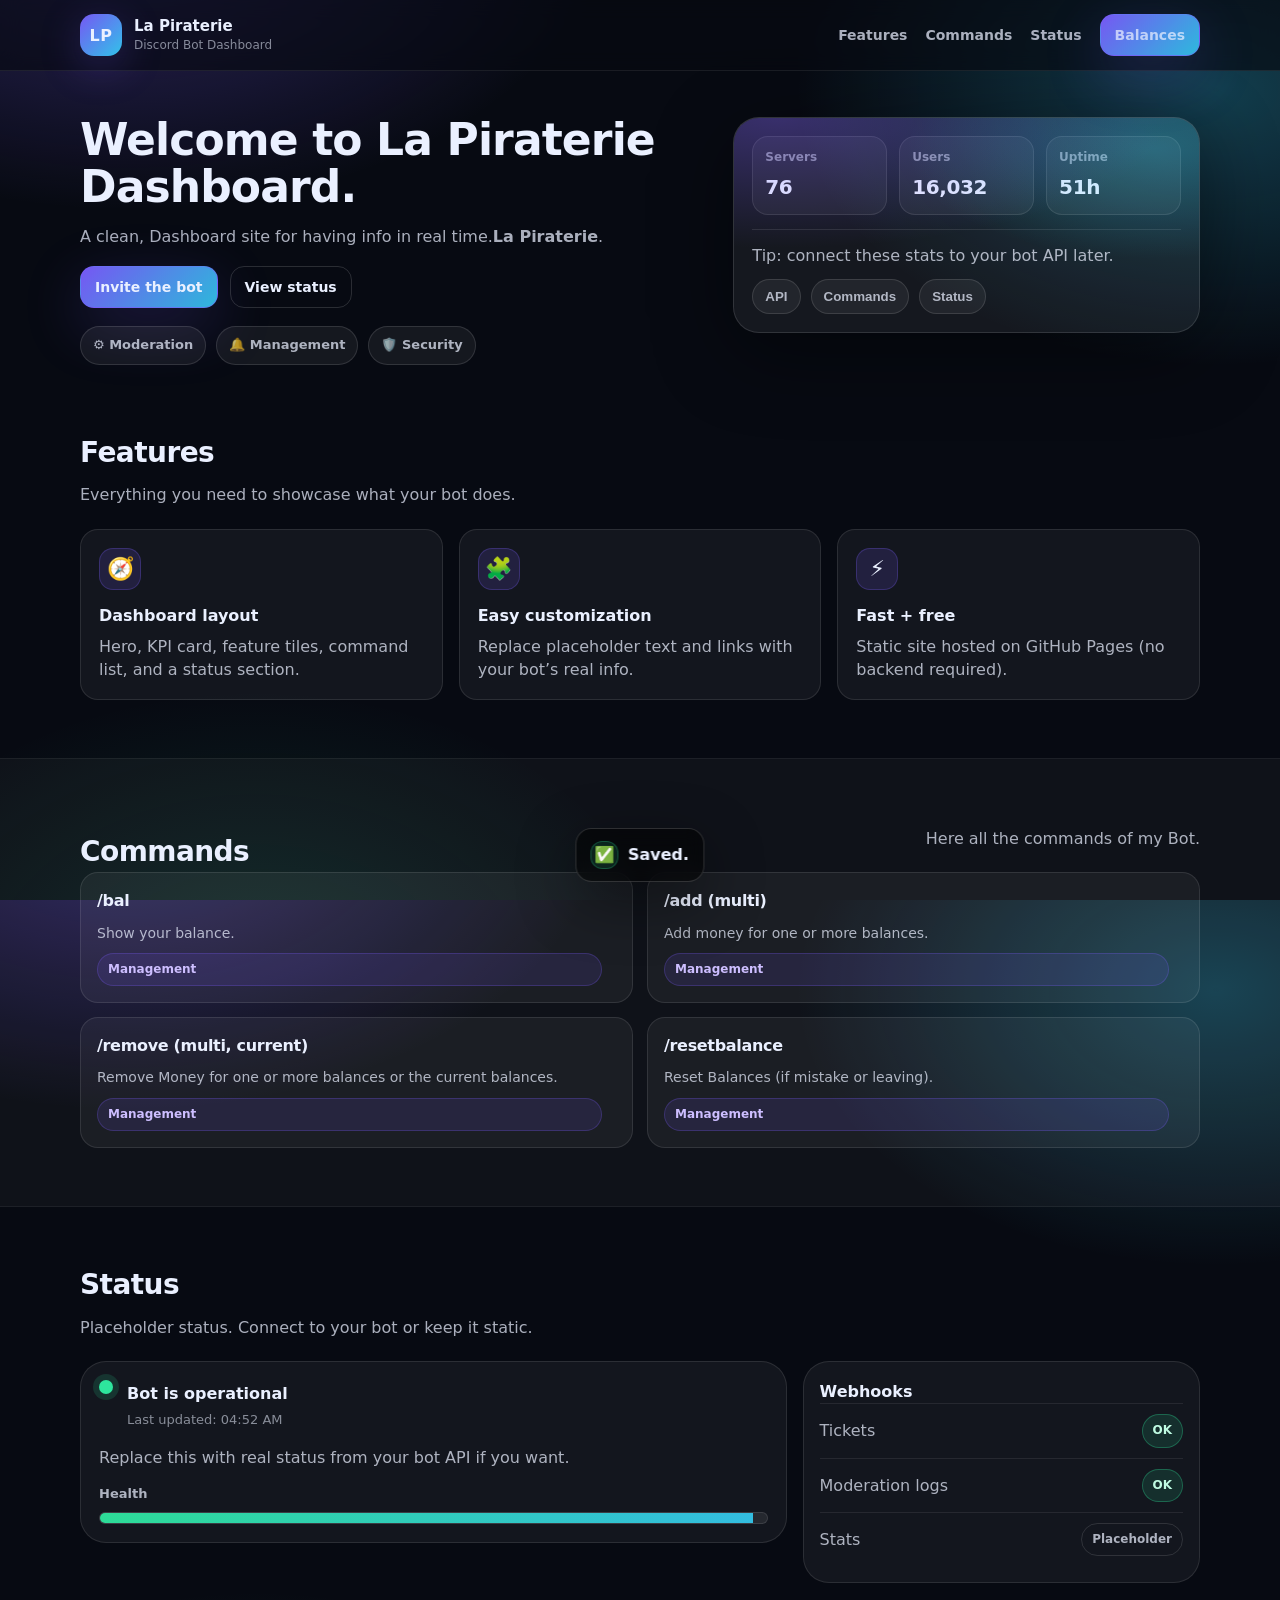
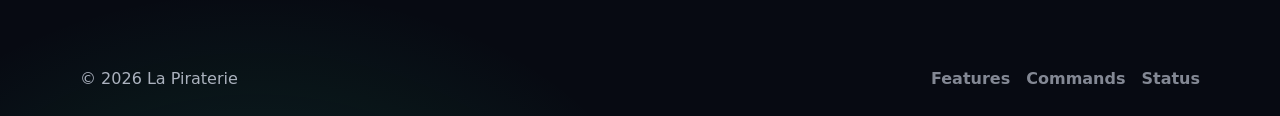
<file: index.html>
<!doctype html>
<html lang="en">
<head>
  <meta charset="UTF-8" />
  <meta name="viewport" content="width=device-width, initial-scale=1.0" />
  <title>La Piraterie</title>
  <meta name="description" content="Dashboard for La Piraterie (Discord bot)." />
  <link rel="stylesheet" href="styles.css" />
</head>
<body>
  <a class="skip-link" href="#main">Skip to content</a>

  <header class="topbar">
    <div class="container topbar__inner">
      <div class="brand">
        <div class="brand__mark" aria-hidden="true">LP</div>
        <div>
          <div class="brand__name">La Piraterie</div>
          <div class="brand__tag">Discord Bot Dashboard</div>
        </div>
      </div>

<nav class="nav" aria-label="Primary">
        <a href="#features">Features</a>
        <a href="#commands">Commands</a>
        <a href="#status">Status</a>
        <a class="btn btn--primary" href="balances.html">Balances</a>
      </nav>

      <button class="nav-toggle" type="button" aria-label="Open menu" aria-expanded="false" data-nav-toggle>
        <span></span><span></span><span></span>
      </button>
    </div>
  </header>

  <main id="main">
    <section class="hero">
      <div class="container hero__grid">
        <div>
          <h1 class="hero__title">Welcome to La Piraterie Dashboard.</h1>
          <p class="hero__subtitle">
            A clean, Dashboard site for having info in real time.<strong>La Piraterie</strong>.
          </p>

          <div class="hero__cta">
<a class="btn btn--primary" id="invite" href="https://discord.com/oauth2/authorize?client_id=1509570916592521398&permissions=8&integration_type=0&scope=applications.commands+bot">
              Invite the bot
            </a>
            <a class="btn btn--ghost" href="#status">View status</a>
          </div>

          <div class="pill-row" role="list" aria-label="Highlights">
            <div class="pill" role="listitem">⚙️ Moderation</div>
            <div class="pill" role="listitem">🔔 Management</div>
            <div class="pill" role="listitem">🛡️ Security</div>
          </div>
        </div>

        <div class="card card--glow hero-card" aria-label="Quick overview card">
          <div class="hero-card__top">
            <div class="kpi">
              <div class="kpi__label">Servers</div>
              <div class="kpi__value" data-kpi="servers">—</div>
            </div>
            <div class="kpi">
              <div class="kpi__label">Users</div>
              <div class="kpi__value" data-kpi="users">—</div>
            </div>
            <div class="kpi">
              <div class="kpi__label">Uptime</div>
              <div class="kpi__value" data-kpi="uptime">—</div>
            </div>
          </div>
          <div class="divider"></div>
          <div class="hero-card__bottom">
            <div class="muted">Tip: connect these stats to your bot API later.</div>
            <div class="mini-actions">
              <button class="chip" type="button" id="apiBtn">API</button>
              <button class="chip" type="button" onclick="toast('Add command docs for your bot.')">Commands</button>
              <button class="chip" type="button" onclick="toast('Add a real status endpoint if you want.')">Status</button>
            </div>
          </div>
        </div>
      </div>
    </section>

    <section id="features" class="section">
      <div class="container">
        <h2 class="section__title">Features</h2>
        <p class="section__subtitle">Everything you need to showcase what your bot does.</p>

        <div class="grid-3">
          <article class="feature">
            <div class="feature__icon" aria-hidden="true">🧭</div>
            <h3>Dashboard layout</h3>
            <p>Hero, KPI card, feature tiles, command list, and a status section.</p>
          </article>
          <article class="feature">
            <div class="feature__icon" aria-hidden="true">🧩</div>
            <h3>Easy customization</h3>
            <p>Replace placeholder text and links with your bot’s real info.</p>
          </article>
          <article class="feature">
            <div class="feature__icon" aria-hidden="true">⚡</div>
            <h3>Fast + free</h3>
            <p>Static site hosted on GitHub Pages (no backend required).</p>
          </article>
        </div>
      </div>
    </section>

    <section id="commands" class="section section--alt">
      <div class="container">
        <div class="section__head">
          <h2 class="section__title">Commands</h2>
          <p class="section__subtitle">Here all the commands of my Bot.</p>
        </div>

        <div class="commands">
          <div class="command">
            <div class="command__name">/bal</div>
            <div class="command__desc">Show your balance.</div>
            <div class="command__tag">Management</div>
          </div>
          <div class="command">
            <div class="command__name">/add (multi)</div>
            <div class="command__desc">Add money for one or more balances.</div>
            <div class="command__tag">Management</div>
          </div>
          <div class="command">
            <div class="command__name">/remove (multi, current)</div>
            <div class="command__desc">Remove Money for one or more balances or the current balances.</div>
            <div class="command__tag">Management</div>
          </div>
          <div class="command">
            <div class="command__name">/resetbalance</div>
            <div class="command__desc">Reset Balances (if mistake or leaving).</div>
            <div class="command__tag">Management</div>
          </div>
        </div>
      </div>
    </section>

    <section id="status" class="section">
      <div class="container">
        <h2 class="section__title">Status</h2>
        <p class="section__subtitle">Placeholder status. Connect to your bot or keep it static.</p>

        <div class="status-wrap">
          <div class="status-card">
            <div class="status-card__top">
              <div class="status-dot" data-status-dot aria-hidden="true"></div>
              <div>
                <div class="status-card__title">Bot is operational</div>
                <div class="status-card__meta">Last updated: <span id="lastUpdated">just now</span></div>
              </div>
            </div>
            <div class="status-card__body">
              <p class="muted">
                Replace this with real status from your bot API if you want.
              </p>
              <div class="progress">
                <div class="progress__label">Health</div>
                <div class="progress__bar" role="progressbar" aria-valuemin="0" aria-valuemax="100" aria-valuenow="98">
                  <div class="progress__fill" style="width: 98%"></div>
                </div>
              </div>
            </div>
          </div>

          <div class="status-card status-card--mini">
            <div class="status-card__title">Webhooks</div>
            <div class="status-mini-row">
              <span class="muted">Tickets</span>
              <span class="badge badge--ok">OK</span>
            </div>
            <div class="status-mini-row">
              <span class="muted">Moderation logs</span>
              <span class="badge badge--ok">OK</span>
            </div>
            <div class="status-mini-row">
              <span class="muted">Stats</span>
              <span class="badge">Placeholder</span>
            </div>
          </div>
        </div>
      </div>
    </section>


  </main>

  <footer class="footer">
    <div class="container footer__inner">
      <div class="muted">© <span id="year"></span> La Piraterie</div>
      <div class="footer__links">
        <a href="#features">Features</a>
        <a href="#commands">Commands</a>
        <a href="#status">Status</a>
      </div>
    </div>
  </footer>

  <div class="toast" role="status" aria-live="polite" aria-atomic="true" id="toast" hidden>
    <div class="toast__icon" aria-hidden="true">✅</div>
    <div class="toast__msg" id="toastMsg">Saved.</div>
  </div>

  <script src="script.js"></script>
</body>
</html>
</file>
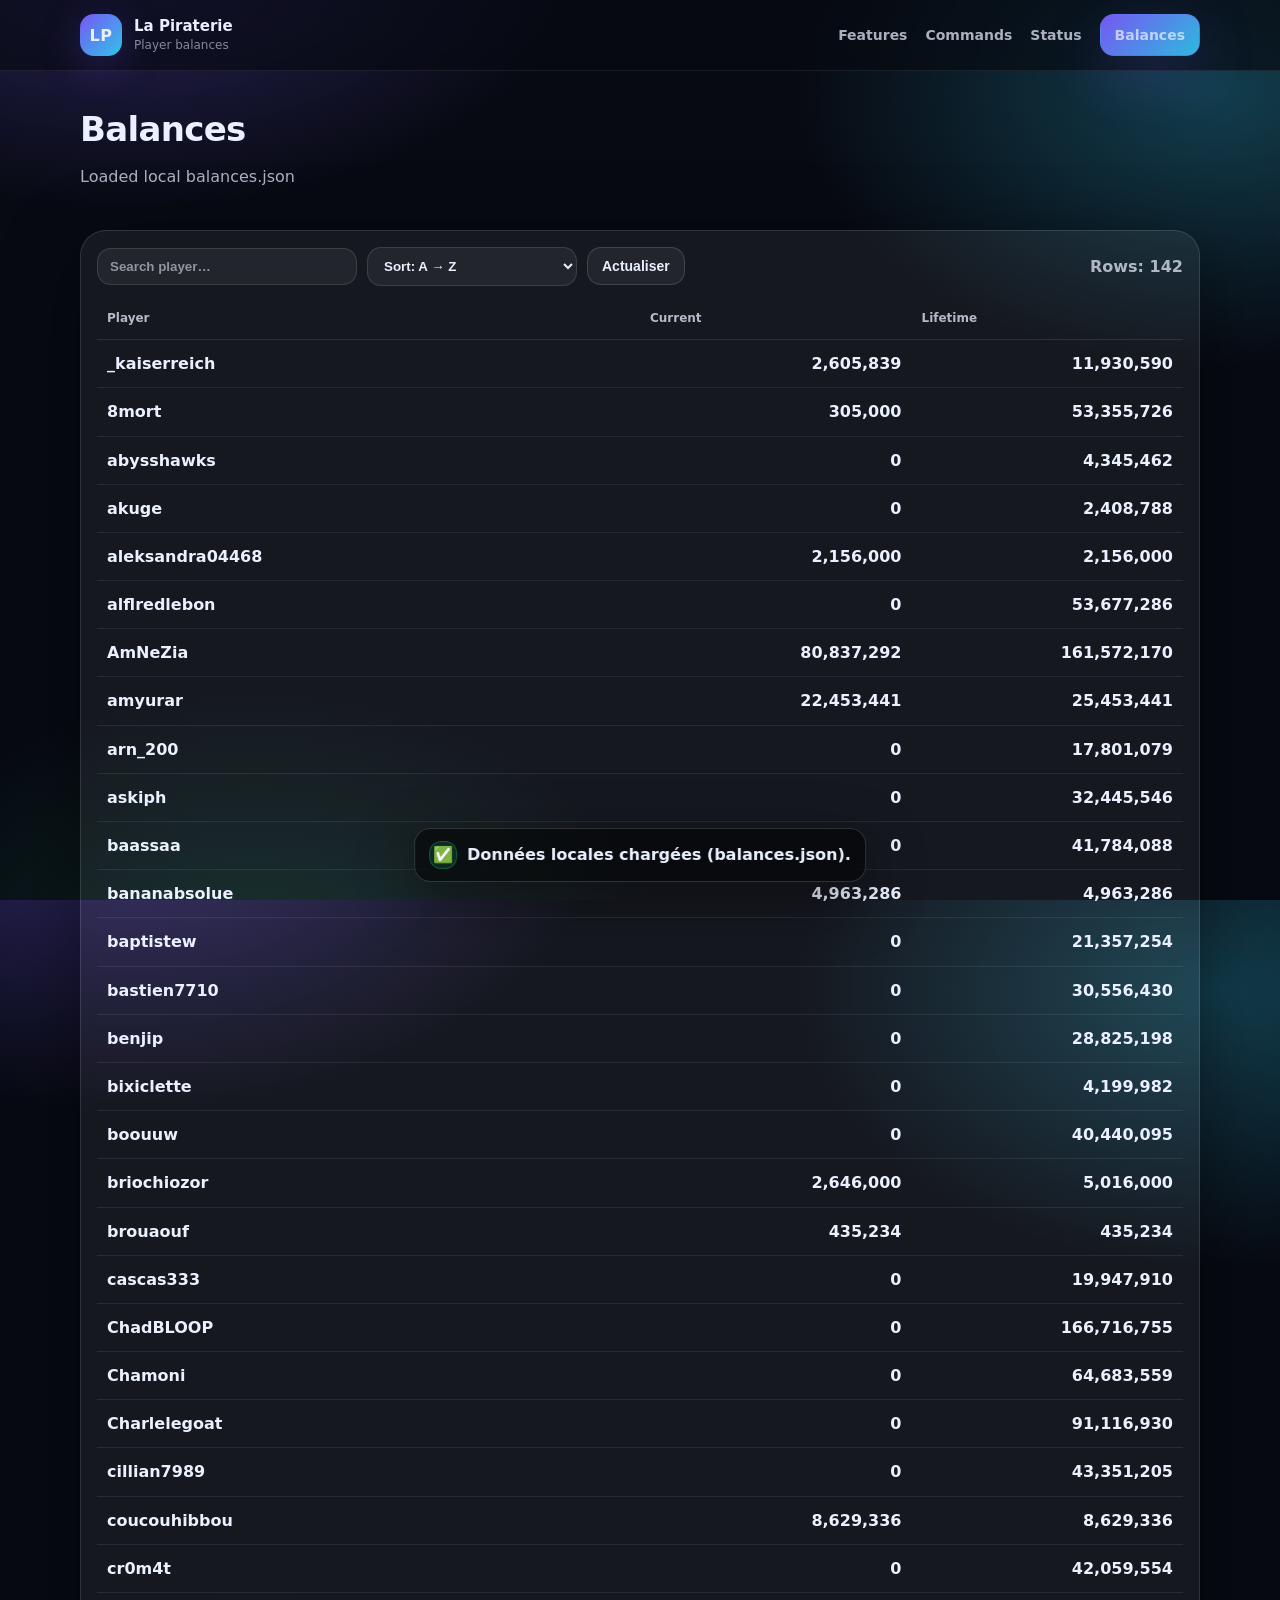
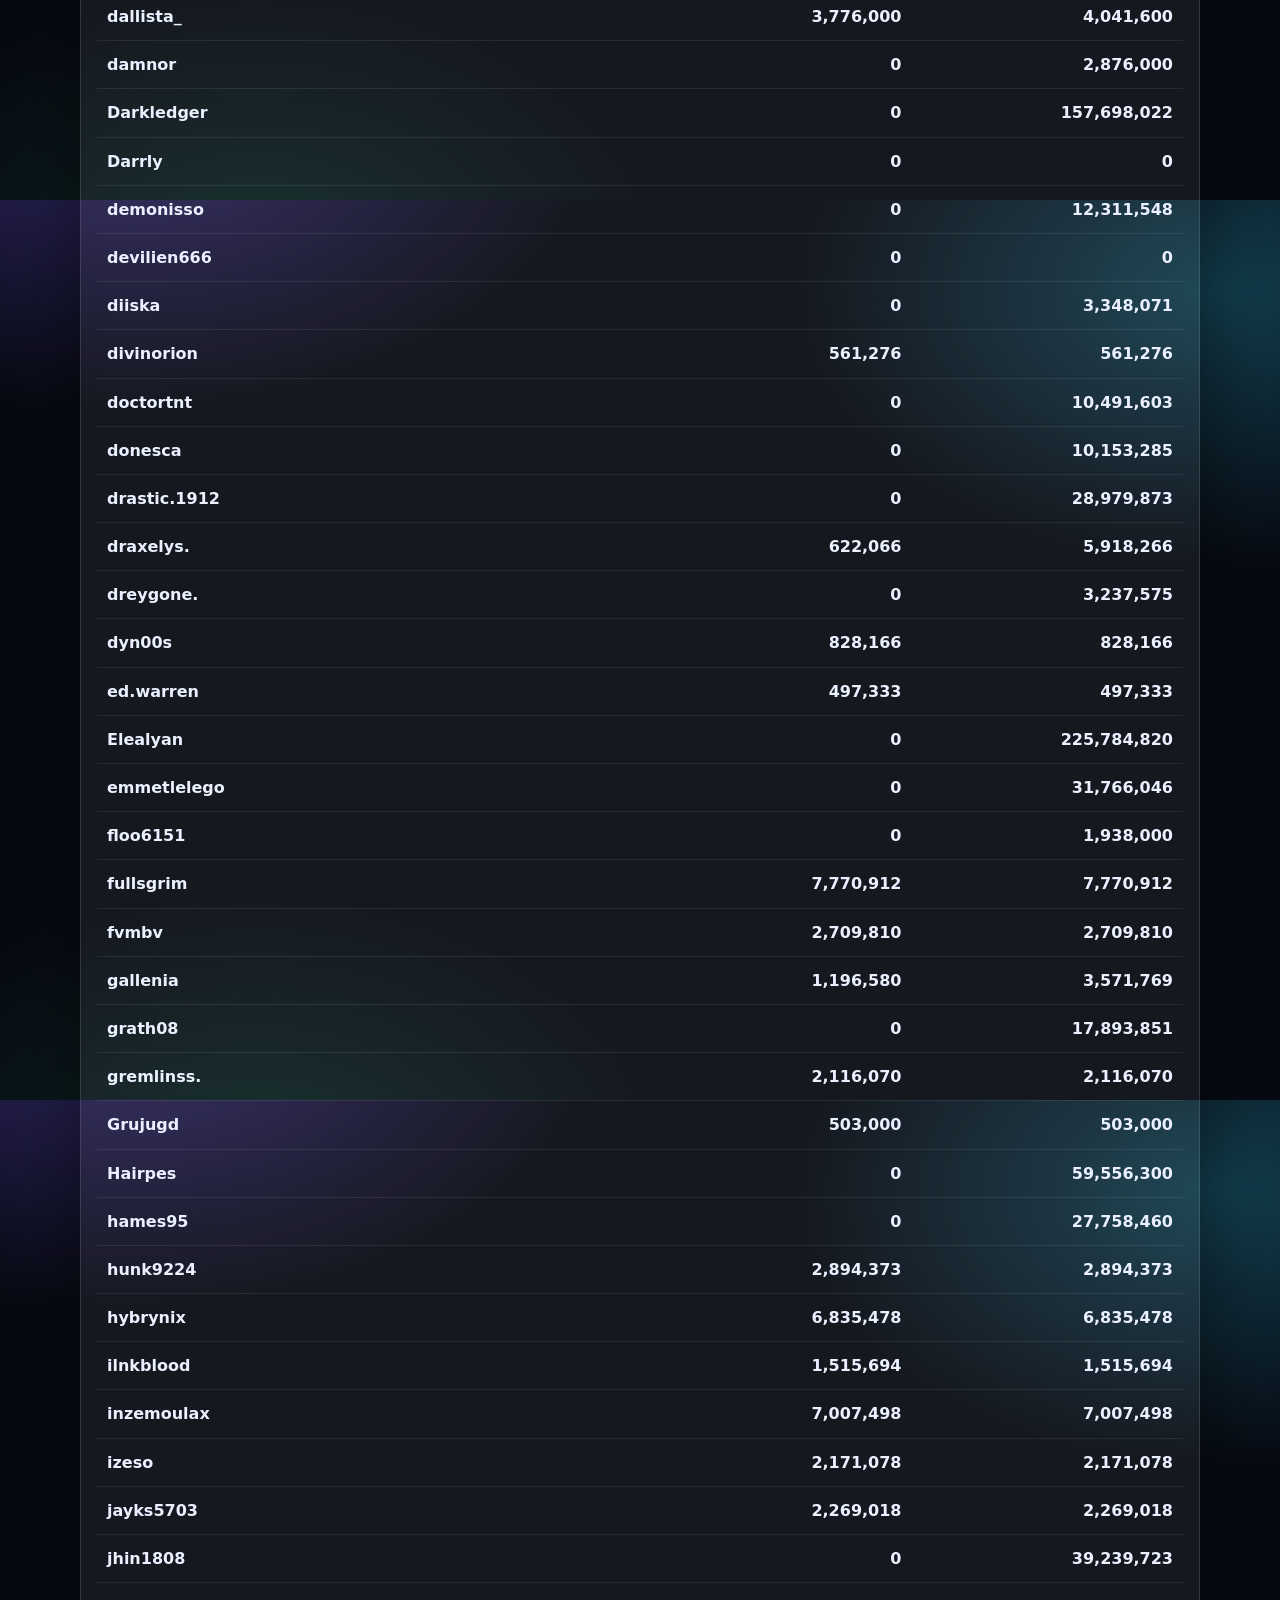
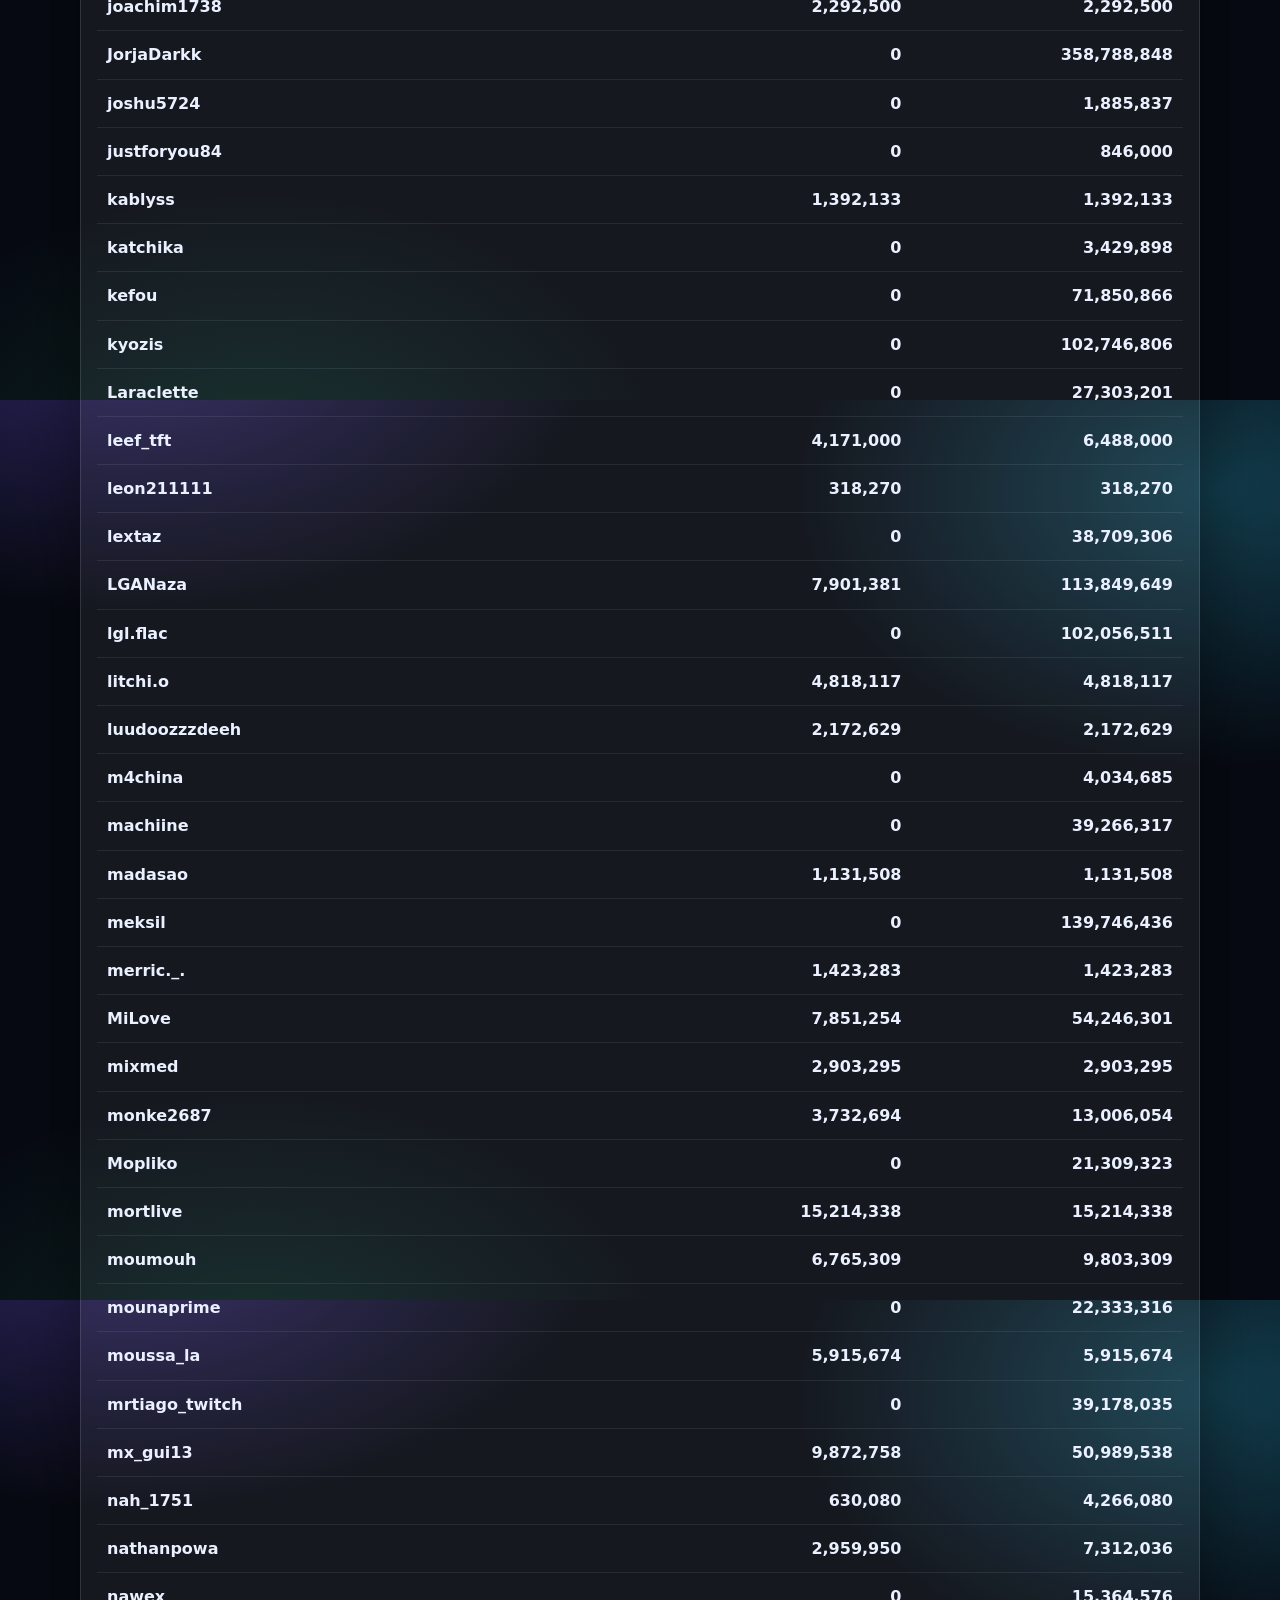
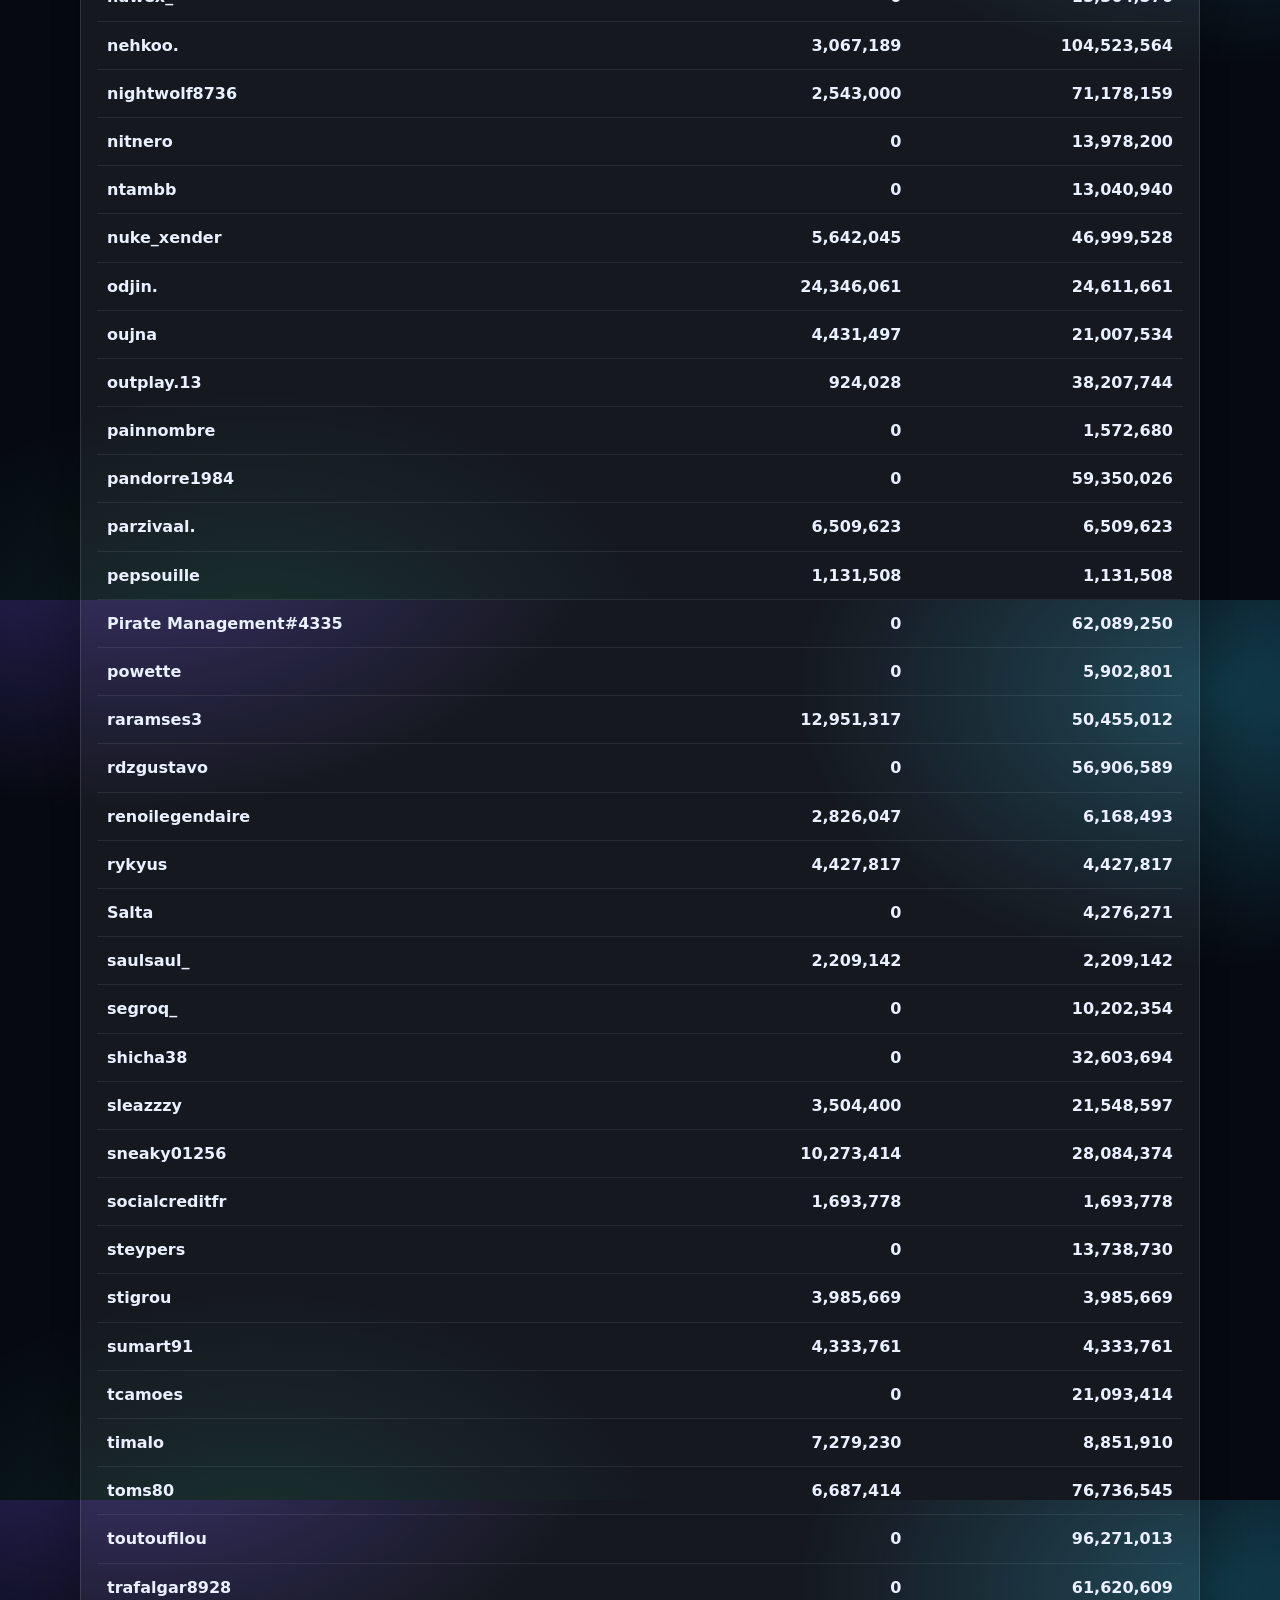
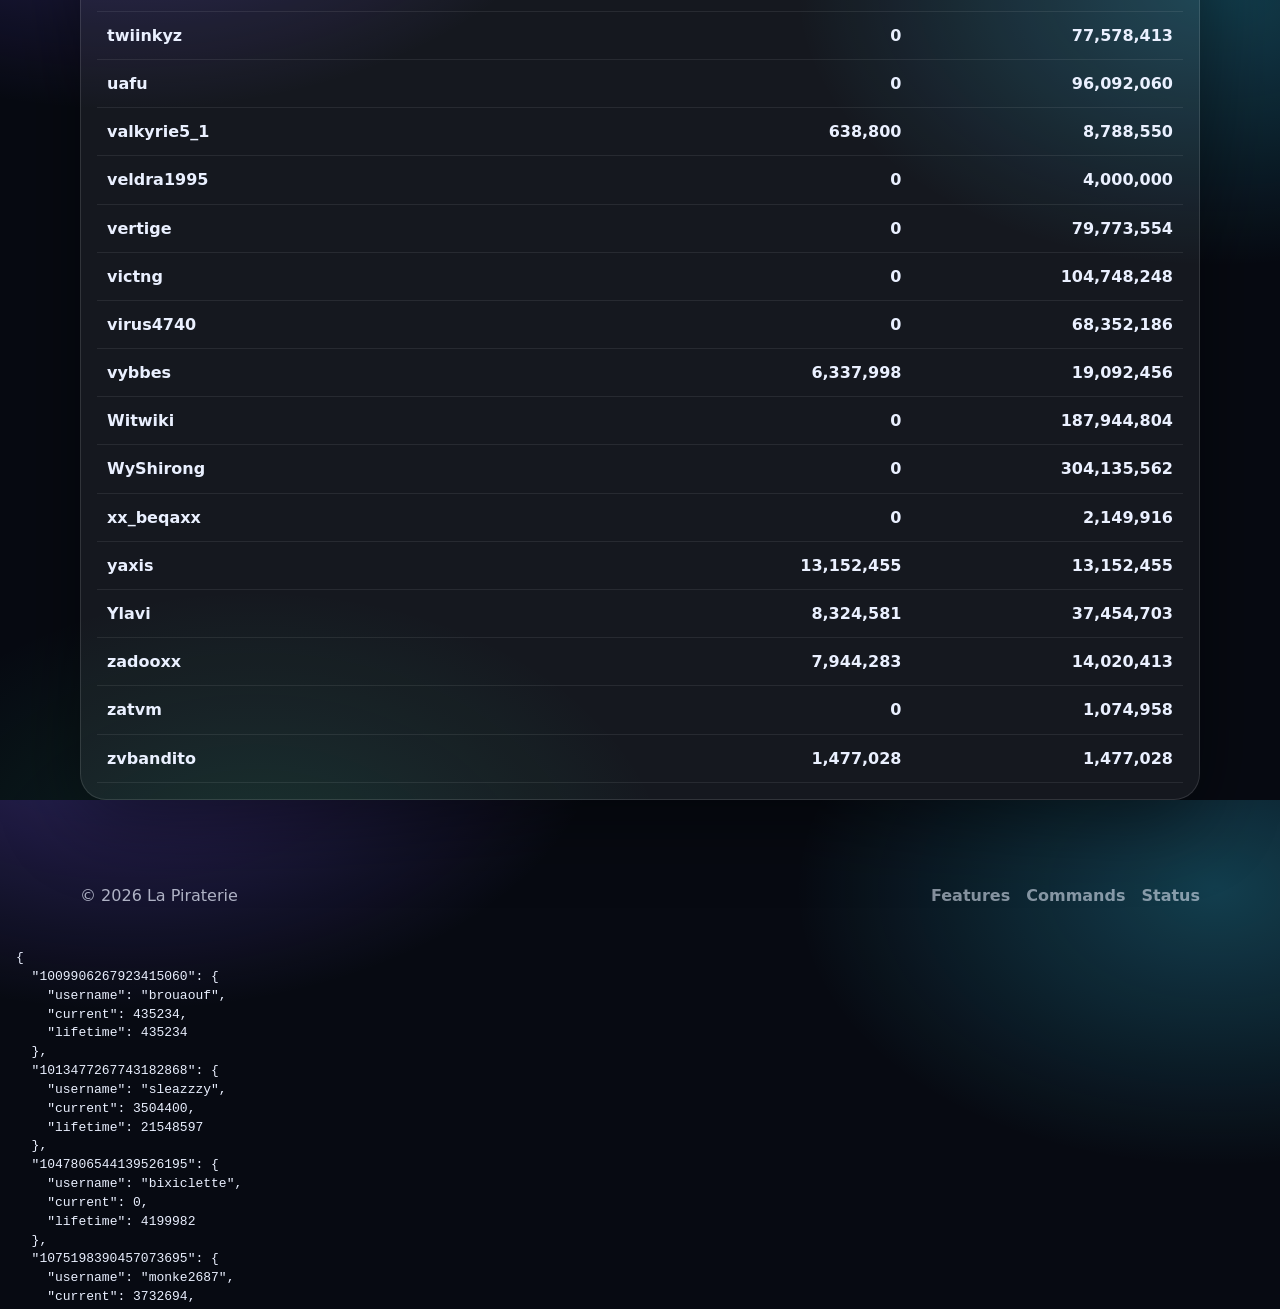
<file: balances.html>
<!doctype html>
<html lang="en">
<head>
  <meta charset="UTF-8" />
  <meta name="viewport" content="width=device-width, initial-scale=1.0" />
  <title>La Piraterie — Balances</title>
  <meta name="description" content="Listing of player balances in alphabetical order." />
  <link rel="stylesheet" href="styles.css" />
</head>
<body>
  <a class="skip-link" href="#main">Skip to content</a>

  <header class="topbar">
    <div class="container topbar__inner">
      <div class="brand">
        <div class="brand__mark" aria-hidden="true">LP</div>
        <div>
          <div class="brand__name">La Piraterie</div>
          <div class="brand__tag">Player balances</div>
        </div>
      </div>

      <nav class="nav" aria-label="Primary">
        <a href="index.html#features">Features</a>
        <a href="index.html#commands">Commands</a>
        <a href="index.html#status">Status</a>
        <a class="btn btn--primary" href="balances.html">Balances</a>
      </nav>

      <button class="nav-toggle" type="button" aria-label="Open menu" aria-expanded="false" data-nav-toggle>
        <span></span><span></span><span></span>
      </button>
    </div>
  </header>

  <main id="main" class="section" style="padding-top:34px">
    <div class="container">
      <div class="section__head" style="margin-bottom:20px; align-items:flex-start;">
        <div>
          <h1 class="section__title" style="margin-bottom:6px; font-size:34px;">Balances</h1>
          <p class="section__subtitle" id="generatedAtText">Loading…</p>
        </div>
      </div>

      <div class="card" style="padding:16px; overflow:auto;">
        <div style="display:flex; gap:10px; flex-wrap:wrap; align-items:center; justify-content:space-between; margin-bottom:12px;">
          <div style="display:flex; gap:10px; flex-wrap:wrap; align-items:center;">
            <input id="search" type="text" placeholder="Search player…" class="input" style="min-width:260px" />
            <select id="sort" class="input" style="min-width:210px">
              <option value="name">Sort: A → Z</option>
              <option value="balance_desc">Current: high → low</option>
              <option value="balance_asc">Current: low → high</option>
            </select>
            <button id="refreshBtn" type="button" class="btn btn--secondary">Actualiser</button>
          </div>

          <div class="muted" style="font-weight:800;">Rows: <span id="rowCount">0</span></div>
        </div>

        <table class="table" role="table" aria-label="Player balances">
          <thead>
            <tr>
              <th style="width:50%">Player</th>
              <th style="width:25%">Current</th>
              <th style="width:25%">Lifetime</th>
            </tr>
          </thead>
          <tbody id="rows">
            <tr><td colspan="3" class="muted">Loading…</td></tr>
          </tbody>
        </table>
      </div>
    </div>
  </main>

  <footer class="footer">
    <div class="container footer__inner">
      <div class="muted">© <span id="year"></span> La Piraterie</div>
      <div class="footer__links">
        <a href="index.html#features">Features</a>
        <a href="index.html#commands">Commands</a>
        <a href="index.html#status">Status</a>
      </div>
    </div>
  </footer>

  <div class="toast" role="status" aria-live="polite" aria-atomic="true" id="toast" hidden>
    <div class="toast__icon" aria-hidden="true">✅</div>
    <div class="toast__msg" id="toastMsg">Saved.</div>
  </div>

  <script src="script.js"></script>
  <script src="balances.js?v=5"></script>
</body>
</html>
</file>
<file: styles.css>
:root{
  --bg:#070A12;
  --panel:rgba(255,255,255,.06);
  --panel2:rgba(255,255,255,.09);
  --text:#EAF0FF;
  --muted:rgba(234,240,255,.72);
  --muted2:rgba(234,240,255,.55);
  --brand:#7C5CFF;
  --brand2:#35D7FF;
  --ok:#2EE59D;
  --warn:#FFC857;
  --danger:#FF5C7A;
  --border:rgba(255,255,255,.12);
  --shadow:0 20px 80px rgba(0,0,0,.45);
  --radius:18px;
  --radius2:26px;
  --container:1120px;
}

*{box-sizing:border-box}
html,body{height:100%}
body{
  margin:0;
  font-family: ui-sans-serif, system-ui, -apple-system, Segoe UI, Roboto, Helvetica, Arial, "Apple Color Emoji","Segoe UI Emoji";
  background:
    radial-gradient(800px 500px at 10% -10%, rgba(124,92,255,.35), transparent 60%),
    radial-gradient(700px 460px at 95% 10%, rgba(53,215,255,.25), transparent 60%),
    radial-gradient(700px 500px at 20% 110%, rgba(46,229,157,.14), transparent 60%),
    var(--bg);
  color:var(--text);
  line-height:1.45;
}

a{color:inherit;text-decoration:none}

.container{width:min(var(--container), calc(100% - 32px)); margin-inline:auto}

.skip-link{
  position:absolute; left:-999px; top:auto; width:1px; height:1px; overflow:hidden;
}
.skip-link:focus{left:16px; top:16px; width:auto; height:auto; padding:10px 12px; background:rgba(0,0,0,.6); border:1px solid var(--border); border-radius:12px; z-index:9999}

.topbar{
  position:sticky; top:0; z-index:40;
  background:rgba(7,10,18,.65);
  backdrop-filter: blur(10px);
  border-bottom:1px solid rgba(255,255,255,.08);
}
.topbar__inner{display:flex; align-items:center; justify-content:space-between; padding:14px 0; gap:14px}

.brand{display:flex; gap:12px; align-items:center}
.brand__mark{
  width:42px; height:42px;
  display:grid; place-items:center;
  background:linear-gradient(135deg, rgba(124,92,255,.95), rgba(53,215,255,.9));
  border-radius:14px;
  font-weight:800;
  letter-spacing:.5px;
  box-shadow: 0 10px 40px rgba(124,92,255,.25);
}
.brand__name{font-weight:800; font-size:15px}
.brand__tag{font-size:12px; color:var(--muted2)}

.nav{display:flex; align-items:center; gap:18px}
.nav a{color:var(--muted); font-weight:600; font-size:14px}
.nav a:hover{color:var(--text)}

.nav-toggle{
  display:none;
  width:44px; height:44px;
  border-radius:14px;
  border:1px solid rgba(255,255,255,.12);
  background:rgba(255,255,255,.06);
  cursor:pointer;
}
.nav-toggle span{display:block; width:18px; height:2px; background:rgba(234,240,255,.9); margin:4px auto; border-radius:99px}

.btn{
  display:inline-flex; align-items:center; justify-content:center;
  gap:10px;
  border-radius:14px;
  padding:10px 14px;
  border:1px solid rgba(255,255,255,.14);
  background:rgba(255,255,255,.06);
  color:var(--text);
  font-weight:700;
  font-size:14px;
  cursor:pointer;
}
.btn:hover{transform: translateY(-1px)}
.btn--primary{
  border:1px solid rgba(124,92,255,.45);
  background:linear-gradient(135deg, rgba(124,92,255,.95), rgba(53,215,255,.85));
  box-shadow: 0 18px 60px rgba(124,92,255,.22);
}
.btn--ghost{background:transparent}

.hero{padding:46px 0 10px}
.hero__grid{display:grid; grid-template-columns: 1.15fr .85fr; gap:22px; align-items:start}
.hero__title{font-size:44px; margin:0; letter-spacing:-.02em; line-height:1.06}
.hero__subtitle{color:var(--muted); margin:14px 0 18px; max-width:54ch; font-size:16px}

.hero__cta{display:flex; gap:12px; flex-wrap:wrap; margin:18px 0 18px}

.pill-row{display:flex; gap:10px; flex-wrap:wrap}
.pill{
  padding:9px 12px;
  border-radius:999px;
  background:rgba(255,255,255,.06);
  border:1px solid rgba(255,255,255,.12);
  color:var(--muted);
  font-weight:700;
  font-size:13px;
}

.card{border-radius:var(--radius2); background:var(--panel); border:1px solid rgba(255,255,255,.12); box-shadow:var(--shadow)}
.card--glow{position:relative; overflow:hidden}
.card--glow:before{
  content:"";
  position:absolute; inset:-2px;
  background: radial-gradient(650px 220px at 10% 0%, rgba(124,92,255,.35), transparent 60%),
              radial-gradient(450px 200px at 90% 15%, rgba(53,215,255,.25), transparent 55%);
  pointer-events:none;
}
.hero-card{padding:18px; z-index:1}
.hero-card__top{display:grid; grid-template-columns: repeat(3, 1fr); gap:12px}
.kpi{padding:12px; border-radius:16px; background:rgba(255,255,255,.05); border:1px solid rgba(255,255,255,.1)}
.kpi__label{font-size:12px; color:var(--muted2); font-weight:700}
.kpi__value{font-size:20px; font-weight:900; margin-top:6px; letter-spacing:-.02em}

.divider{height:1px; background:rgba(255,255,255,.1); margin:14px 0}
.hero-card__bottom{display:flex; flex-direction:column; gap:12px}
.muted{color:var(--muted)}

.mini-actions{display:flex; gap:10px; flex-wrap:wrap}
.chip{
  padding:9px 12px;
  border-radius:999px;
  background:rgba(255,255,255,.06);
  border:1px solid rgba(255,255,255,.12);
  color:var(--muted);
  font-weight:800;
  cursor:pointer;
}
.chip:hover{color:var(--text)}

.section{padding:58px 0}
.section--alt{background:rgba(255,255,255,.03); border-top:1px solid rgba(255,255,255,.06); border-bottom:1px solid rgba(255,255,255,.06)}
.section__title{margin:0; font-size:28px; letter-spacing:-.02em}
.section__subtitle{margin:10px 0 22px; color:var(--muted); max-width:70ch}
.section__head{display:flex; align-items:flex-end; justify-content:space-between; gap:16px}

.grid-3{display:grid; grid-template-columns: repeat(3, 1fr); gap:16px}
.feature{padding:18px; border-radius:var(--radius); background:rgba(255,255,255,.05); border:1px solid rgba(255,255,255,.10)}
.feature__icon{font-size:22px; width:42px; height:42px; display:grid; place-items:center; border-radius:14px; background:rgba(124,92,255,.15); border:1px solid rgba(124,92,255,.25)}
.feature h3{margin:14px 0 8px; font-size:16px}
.feature p{margin:0; color:var(--muted)}

.commands{display:grid; grid-template-columns: 1fr 1fr; gap:14px}
.command{
  padding:16px;
  border-radius:var(--radius);
  background:rgba(255,255,255,.05);
  border:1px solid rgba(255,255,255,.10);
  display:grid;
  grid-template-columns: 1fr auto;
  gap:10px 14px;
}
.command__name{font-weight:900; letter-spacing:-.02em}
.command__desc{color:var(--muted); grid-column: 1 / -1; font-size:14px}
.command__tag{align-self:start; padding:7px 10px; border-radius:999px; font-size:12px; font-weight:900; background:rgba(124,92,255,.12); border:1px solid rgba(124,92,255,.25); color:#CDBEFF}

.status-wrap{display:grid; grid-template-columns: 1.6fr .9fr; gap:16px; align-items:start}
.status-card{padding:18px; border-radius:var(--radius2); background:rgba(255,255,255,.05); border:1px solid rgba(255,255,255,.10)}
.status-card--mini{padding:16px}
.status-card__top{display:flex; gap:14px; align-items:flex-start}
.status-card__title{font-size:16px; font-weight:900; margin-top:2px}
.status-card__meta{font-size:13px; color:var(--muted2); margin-top:6px}

.status-dot{width:14px; height:14px; border-radius:999px; background:var(--ok); box-shadow:0 0 0 6px rgba(46,229,157,.14)}

.status-card__body{margin-top:14px}
.progress{margin-top:10px}
.progress__label{font-weight:800; color:var(--muted); font-size:13px; margin-bottom:8px}
.progress__bar{height:12px; border-radius:999px; background:rgba(255,255,255,.08); border:1px solid rgba(255,255,255,.10); overflow:hidden}
.progress__fill{height:100%; background:linear-gradient(90deg, rgba(46,229,157,.95), rgba(53,215,255,.85))}

.status-mini-row{display:flex; justify-content:space-between; align-items:center; padding:10px 0; border-top:1px solid rgba(255,255,255,.08)}
.status-mini-row:first-of-type{border-top:none}
.badge{font-weight:900; font-size:12px; padding:7px 10px; border-radius:999px; border:1px solid rgba(255,255,255,.12); color:var(--muted)}
.badge--ok{background:rgba(46,229,157,.12); border-color:rgba(46,229,157,.3); color:#BFFBE2}

.cta{display:flex; align-items:center; justify-content:space-between; gap:16px; padding:20px; border-radius:var(--radius2); background:linear-gradient(135deg, rgba(124,92,255,.14), rgba(53,215,255,.10)); border:1px solid rgba(255,255,255,.12)}
.cta__actions{display:flex; gap:12px; flex-wrap:wrap}

.footer{padding:26px 0; color:var(--muted2)}
.footer__inner{display:flex; justify-content:space-between; align-items:center; gap:14px}
.footer__links{display:flex; gap:16px; flex-wrap:wrap}
.footer__links a{color:var(--muted2); font-weight:700}
.footer__links a:hover{color:var(--text)}

.toast{
  position:fixed;
  bottom:18px;
  left:50%;
  transform:translateX(-50%);
  padding:12px 14px;
  border-radius:16px;
  background:rgba(0,0,0,.55);
  border:1px solid rgba(255,255,255,.16);
  backdrop-filter: blur(10px);
  display:flex;
  align-items:center;
  gap:10px;
  color:var(--text);
  box-shadow: 0 18px 60px rgba(0,0,0,.4);
}
.toast__icon{width:28px; height:28px; border-radius:12px; background:rgba(46,229,157,.12); border:1px solid rgba(46,229,157,.25); display:grid; place-items:center}
.toast__msg{font-weight:800}

@media (max-width: 980px){
  .hero__grid{grid-template-columns: 1fr;}
  .hero__title{font-size:36px}
  .commands{grid-template-columns: 1fr}
  .grid-3{grid-template-columns: 1fr}
  .status-wrap{grid-template-columns: 1fr}
  .nav{display:none}
  .nav-toggle{display:block}
}

@media (max-width: 520px){
  .hero{padding-top:28px}
  .hero-card__top{grid-template-columns: 1fr;}
  .footer__inner{flex-direction:column; align-items:flex-start}
}

/* Mobile menu */
.mobile-menu{
  display:none;
  border-top:1px solid rgba(255,255,255,.08);
  padding:12px 0;
}
.mobile-menu.open{display:block}
.mobile-menu a{display:block; padding:10px 0; color:var(--muted); font-weight:800}

/* Tables + inputs */
.input{
  border-radius:14px;
  padding:10px 12px;
  background:rgba(255,255,255,.06);
  border:1px solid rgba(255,255,255,.12);
  color:var(--text);
  font-weight:800;
  outline:none;
}
.input::placeholder{color:rgba(234,240,255,.55)}
.input:focus{border-color:rgba(124,92,255,.5)}

.table{
  width:100%;
  border-collapse:separate;
  border-spacing:0;
}
.table thead th{
  text-align:left;
  padding:12px 10px;
  font-size:12px;
  color:rgba(234,240,255,.75);
  border-bottom:1px solid rgba(255,255,255,.10);
}
.table tbody td{
  padding:12px 10px;
  border-bottom:1px solid rgba(255,255,255,.08);
}
.table tbody tr:hover td{background:rgba(255,255,255,.03)}
</file>
